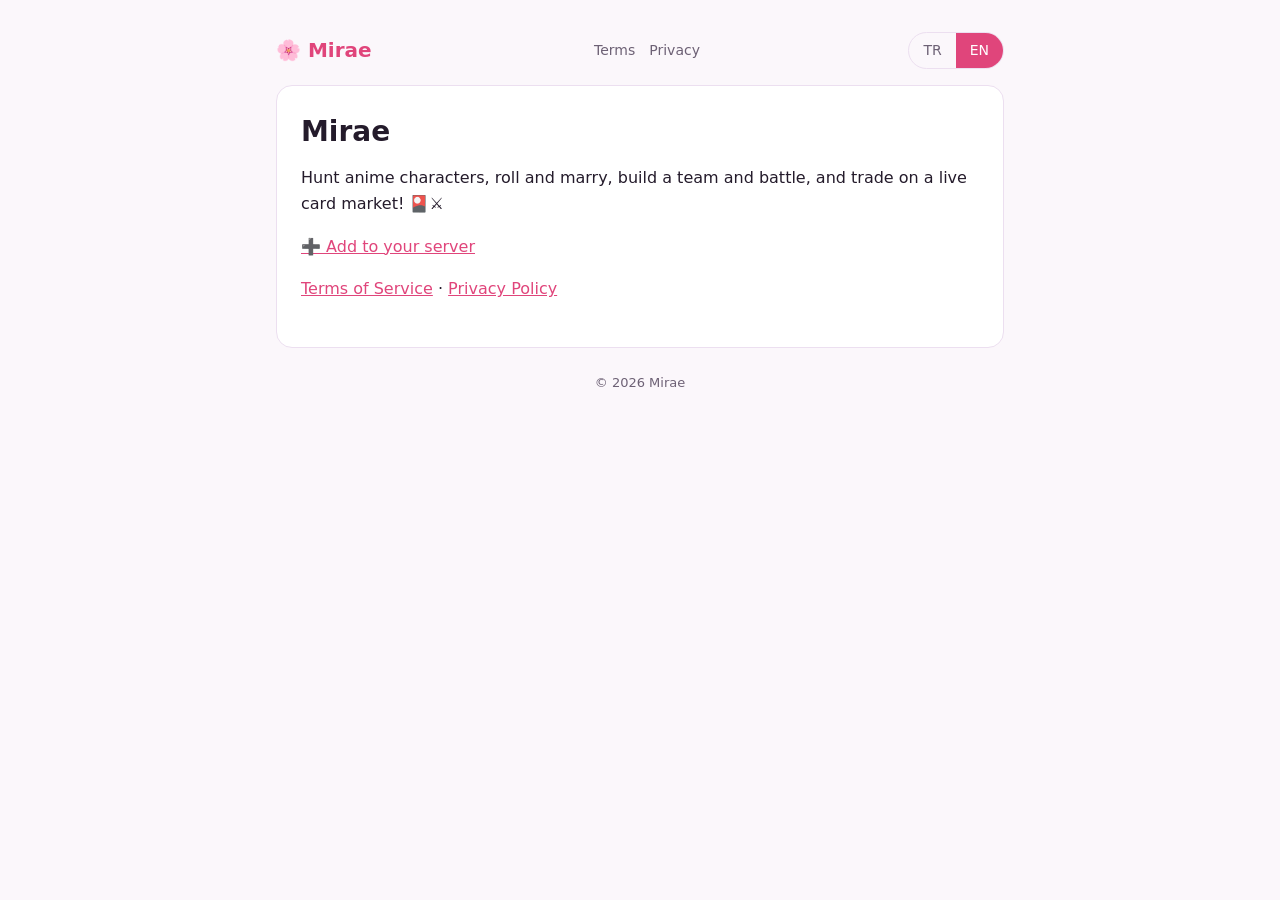
<file: index.html>
<!doctype html>
<html lang="en">
<head>
<meta charset="utf-8">
<meta name="viewport" content="width=device-width, initial-scale=1">
<title>Mirae</title>
<link rel="stylesheet" href="style.css">
</head>
<body>
<main>
<header>
  <a class="brand" href="index.html">🌸 Mirae</a>
  <div>
    <nav><a href="terms.html"><span class="tr">Hizmet Koşulları</span><span class="en">Terms</span></a><a href="privacy.html"><span class="tr">Gizlilik</span><span class="en">Privacy</span></a></nav>
  </div>
  <div class="lang"><button data-l="tr">TR</button><button data-l="en">EN</button></div>
</header>

<article class="tr">
  <h1>Mirae</h1>
  <p>Anime karakteri avla, roll at ve evlen, takım kurup savaş, canlı kart piyasasında ticaret yap! 🎴⚔️</p>
  <p><a href="https://discord.com/oauth2/authorize?client_id=1564188941806997585&amp;permissions=274878286912&amp;integration_type=0&amp;scope=bot+applications.commands">➕ Sunucuna ekle</a></p>
  <p><a href="terms.html">Hizmet Koşulları</a> · <a href="privacy.html">Gizlilik Politikası</a></p>
</article>

<article class="en">
  <h1>Mirae</h1>
  <p>Hunt anime characters, roll and marry, build a team and battle, and trade on a live card market! 🎴⚔️</p>
  <p><a href="https://discord.com/oauth2/authorize?client_id=1564188941806997585&amp;permissions=274878286912&amp;integration_type=0&amp;scope=bot+applications.commands">➕ Add to your server</a></p>
  <p><a href="terms.html">Terms of Service</a> · <a href="privacy.html">Privacy Policy</a></p>
</article>

<footer>© 2026 Mirae</footer>
</main>
<script src="lang.js"></script>
</body>
</html>
</file>
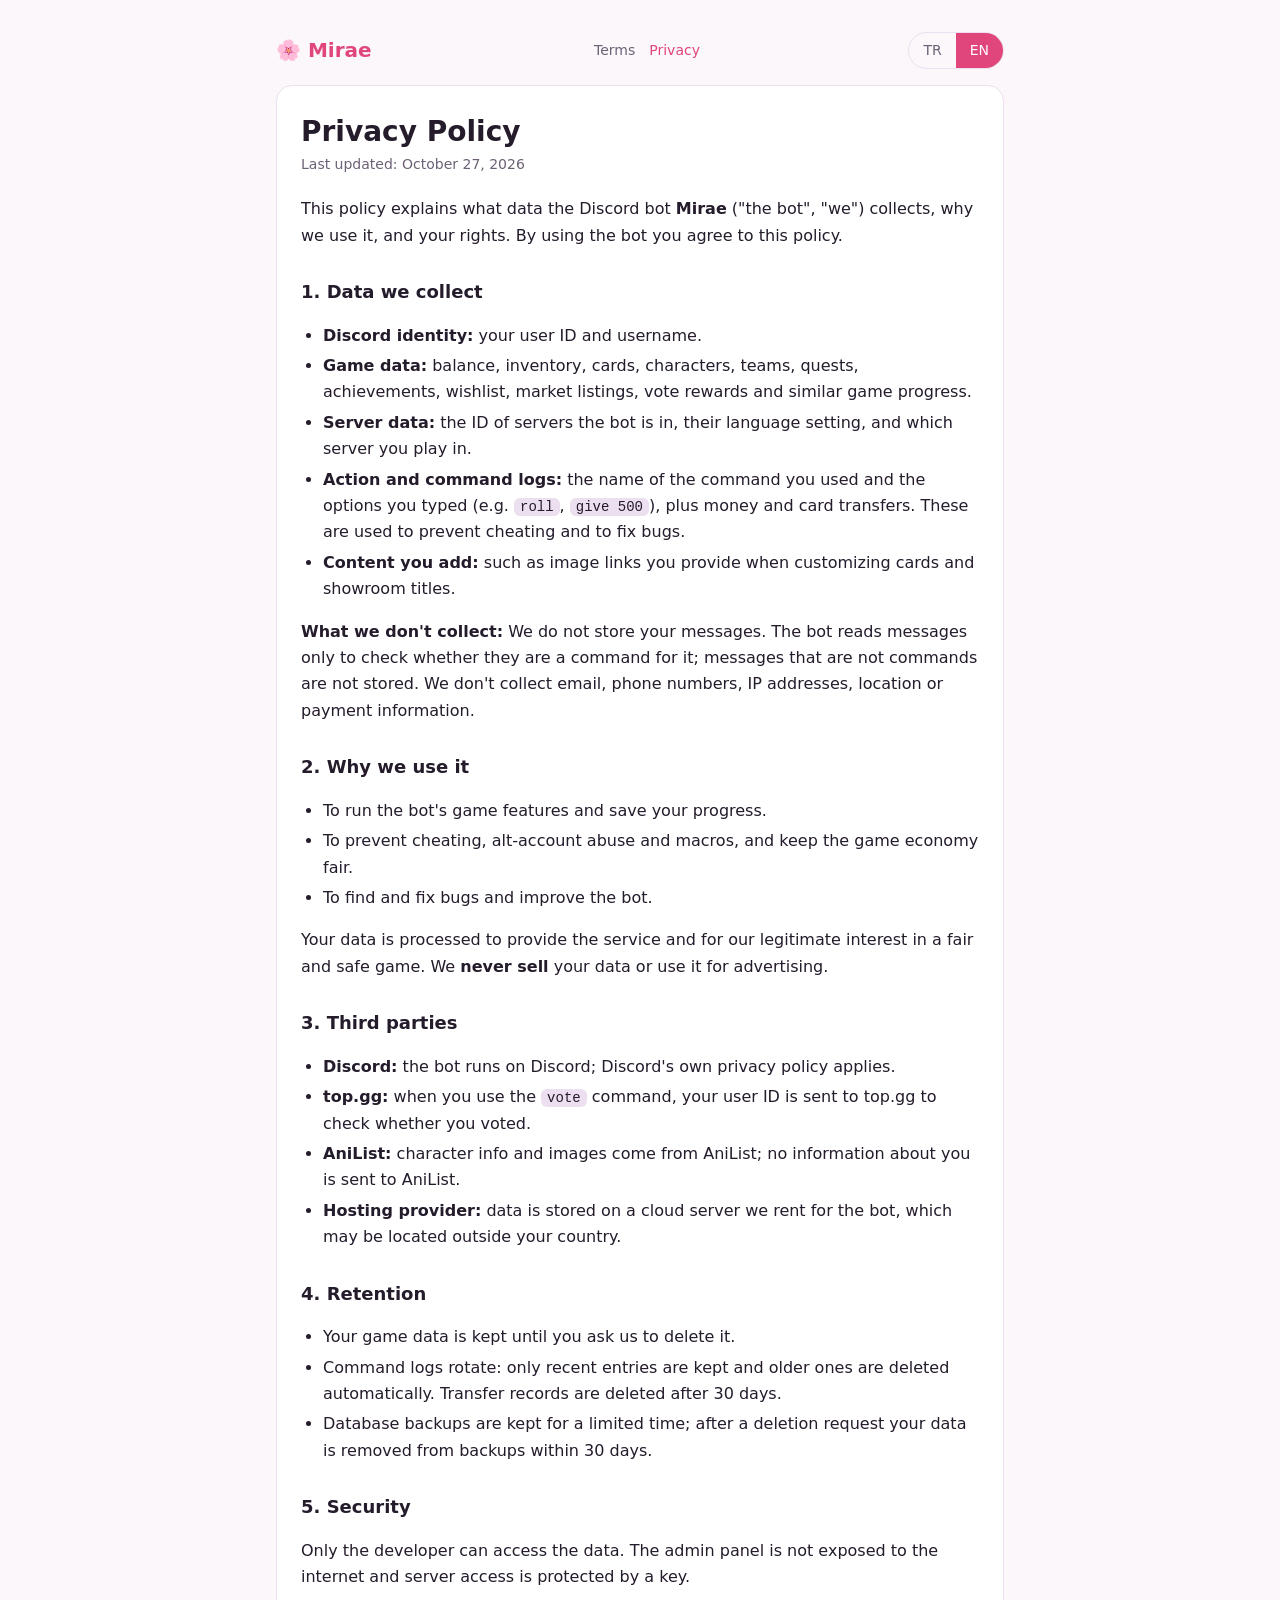
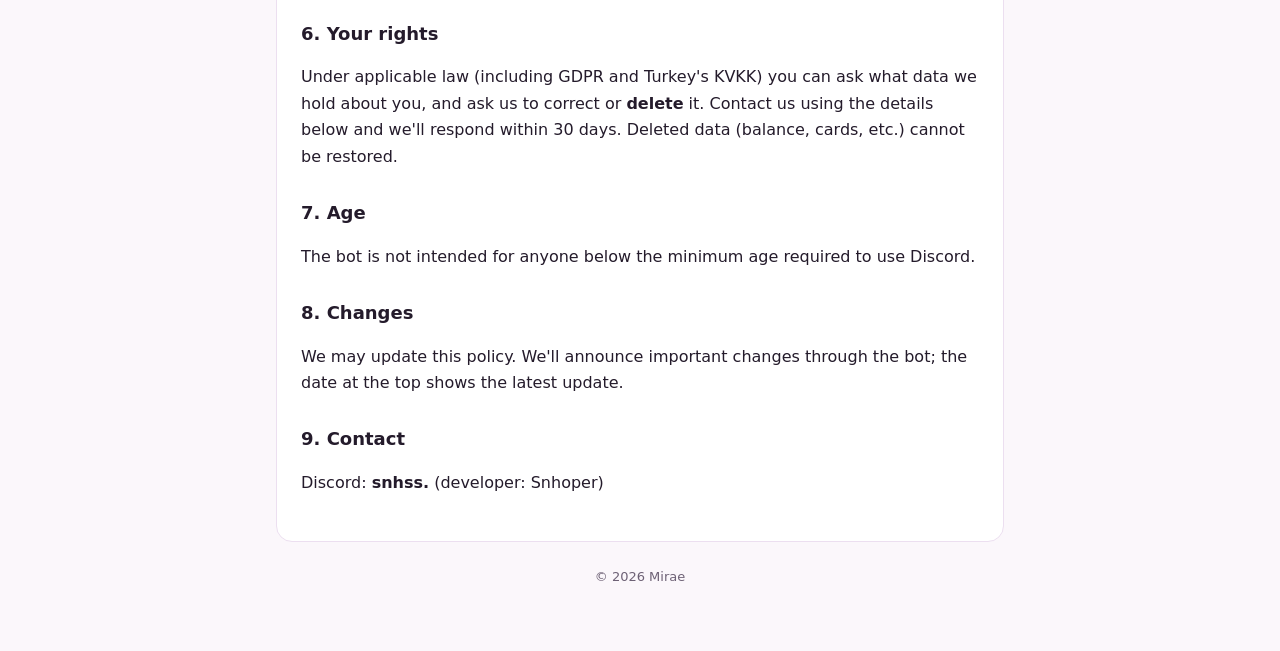
<file: privacy.html>
<!doctype html>
<html lang="en">
<head>
<meta charset="utf-8">
<meta name="viewport" content="width=device-width, initial-scale=1">
<title>Mirae · Privacy Policy</title>
<link rel="stylesheet" href="style.css">
</head>
<body>
<main>
<header>
  <a class="brand" href="index.html">🌸 Mirae</a>
  <div>
    <nav><a href="terms.html"><span class="tr">Hizmet Koşulları</span><span class="en">Terms</span></a><a href="privacy.html" aria-current="page"><span class="tr">Gizlilik</span><span class="en">Privacy</span></a></nav>
  </div>
  <div class="lang"><button data-l="tr">TR</button><button data-l="en">EN</button></div>
</header>

<article class="tr">
  <h1>Gizlilik Politikası</h1>
  <p class="date">Son güncelleme: 27 Ekim 2026</p>
  <p>Bu politika, Discord botu <strong>Mirae</strong>'nin ("bot", "biz") hangi verileri topladığını, neden kullandığını ve haklarını açıklar. Botu kullanarak bu politikayı kabul etmiş olursun.</p>

  <h2>1. Topladığımız veriler</h2>
  <ul>
    <li><strong>Discord kimliği:</strong> kullanıcı ID'n ve kullanıcı adın.</li>
    <li><strong>Oyun verileri:</strong> bakiye, envanter, kartlar, karakterler, takımlar, görevler, başarımlar, istek listesi, pazar ilanları, oy ödülleri ve benzeri oyun ilerlemen.</li>
    <li><strong>Sunucu verileri:</strong> botun bulunduğu sunucunun ID'si, dil tercihi ve hangi sunucuda oynadığın.</li>
    <li><strong>İşlem ve komut kayıtları:</strong> kullandığın komutun adı ve yazdığın seçenekler (örn. <code>roll</code>, <code>give 500</code>), para ve kart transferleri. Bunlar hile önleme ve hata ayıklama içindir.</li>
    <li><strong>Senin eklediğin içerik:</strong> kartlarını özelleştirirken verdiğin resim bağlantıları ve vitrin başlıkları gibi.</li>
  </ul>
  <p><strong>Toplamadıklarımız:</strong> Mesajlarını kaydetmeyiz. Bot, mesajları sadece kendisine verilen bir komut olup olmadığını anlamak için okur; komut olmayan mesajlar saklanmaz. E-posta, telefon, IP adresi, konum veya ödeme bilgisi toplamayız.</p>

  <h2>2. Verileri neden kullanıyoruz</h2>
  <ul>
    <li>Botun oyun özelliklerini çalıştırmak ve ilerlemeni kaydetmek.</li>
    <li>Hileyi, alt hesap kötüye kullanımını ve makroları önlemek, oyun ekonomisini adil tutmak.</li>
    <li>Hataları bulup düzeltmek ve botu geliştirmek.</li>
  </ul>
  <p>Verilerin hizmetin sunulması ve meşru menfaatimiz (adil ve güvenli bir oyun) kapsamında işlenir. Verilerini <strong>satmayız</strong> ve reklam için kullanmayız.</p>

  <h2>3. Paylaşılan üçüncü taraflar</h2>
  <ul>
    <li><strong>Discord:</strong> bot Discord üzerinde çalışır; Discord'un kendi gizlilik politikası geçerlidir.</li>
    <li><strong>top.gg:</strong> <code>vote</code> komutunu kullanınca oy verip vermediğini kontrol etmek için kullanıcı ID'n top.gg'ye gönderilir.</li>
    <li><strong>AniList:</strong> karakter bilgileri ve resimleri AniList'ten alınır; AniList'e senin hakkında bilgi gönderilmez.</li>
    <li><strong>Sunucu sağlayıcısı:</strong> veriler, bot için kiraladığımız ve Türkiye dışında bulunabilen bir bulut sunucusunda saklanır.</li>
  </ul>

  <h2>4. Saklama süresi</h2>
  <ul>
    <li>Oyun verilerin, sen silinmesini isteyene kadar saklanır.</li>
    <li>Komut kayıtları sürekli döner: yalnızca son kayıtlar tutulur, eskileri otomatik silinir. Transfer kayıtları 30 gün sonra silinir.</li>
    <li>Veritabanı yedekleri sınırlı süre saklanır; silme talebinden sonra en geç 30 gün içinde yedeklerden de kalkar.</li>
  </ul>

  <h2>5. Güvenlik</h2>
  <p>Verilere yalnızca geliştirici erişebilir. Yönetim paneli internete açık değildir ve sunucuya erişim anahtarla korunur.</p>

  <h2>6. Hakların</h2>
  <p>KVKK ve GDPR kapsamında verilerinin ne olduğunu öğrenme, düzeltilmesini veya <strong>silinmesini</strong> isteme hakkın var. Talebin için aşağıdaki iletişim yolundan bize yaz; en geç 30 gün içinde yanıtlarız. Silinen veriler (bakiye, kartlar vb.) geri getirilemez.</p>

  <h2>7. Yaş sınırı</h2>
  <p>Bot, Discord'u kullanmak için gereken yaş sınırının altındaki kişilere yönelik değildir.</p>

  <h2>8. Değişiklikler</h2>
  <p>Bu politikayı güncelleyebiliriz. Önemli değişiklikleri bot üzerinden duyururuz; sayfanın başındaki tarih son güncellemeyi gösterir.</p>

  <h2>9. İletişim</h2>
  <p>Discord: <strong>snhss.</strong> (geliştirici: Snhoper)</p>
</article>

<article class="en">
  <h1>Privacy Policy</h1>
  <p class="date">Last updated: October 27, 2026</p>
  <p>This policy explains what data the Discord bot <strong>Mirae</strong> ("the bot", "we") collects, why we use it, and your rights. By using the bot you agree to this policy.</p>

  <h2>1. Data we collect</h2>
  <ul>
    <li><strong>Discord identity:</strong> your user ID and username.</li>
    <li><strong>Game data:</strong> balance, inventory, cards, characters, teams, quests, achievements, wishlist, market listings, vote rewards and similar game progress.</li>
    <li><strong>Server data:</strong> the ID of servers the bot is in, their language setting, and which server you play in.</li>
    <li><strong>Action and command logs:</strong> the name of the command you used and the options you typed (e.g. <code>roll</code>, <code>give 500</code>), plus money and card transfers. These are used to prevent cheating and to fix bugs.</li>
    <li><strong>Content you add:</strong> such as image links you provide when customizing cards and showroom titles.</li>
  </ul>
  <p><strong>What we don't collect:</strong> We do not store your messages. The bot reads messages only to check whether they are a command for it; messages that are not commands are not stored. We don't collect email, phone numbers, IP addresses, location or payment information.</p>

  <h2>2. Why we use it</h2>
  <ul>
    <li>To run the bot's game features and save your progress.</li>
    <li>To prevent cheating, alt-account abuse and macros, and keep the game economy fair.</li>
    <li>To find and fix bugs and improve the bot.</li>
  </ul>
  <p>Your data is processed to provide the service and for our legitimate interest in a fair and safe game. We <strong>never sell</strong> your data or use it for advertising.</p>

  <h2>3. Third parties</h2>
  <ul>
    <li><strong>Discord:</strong> the bot runs on Discord; Discord's own privacy policy applies.</li>
    <li><strong>top.gg:</strong> when you use the <code>vote</code> command, your user ID is sent to top.gg to check whether you voted.</li>
    <li><strong>AniList:</strong> character info and images come from AniList; no information about you is sent to AniList.</li>
    <li><strong>Hosting provider:</strong> data is stored on a cloud server we rent for the bot, which may be located outside your country.</li>
  </ul>

  <h2>4. Retention</h2>
  <ul>
    <li>Your game data is kept until you ask us to delete it.</li>
    <li>Command logs rotate: only recent entries are kept and older ones are deleted automatically. Transfer records are deleted after 30 days.</li>
    <li>Database backups are kept for a limited time; after a deletion request your data is removed from backups within 30 days.</li>
  </ul>

  <h2>5. Security</h2>
  <p>Only the developer can access the data. The admin panel is not exposed to the internet and server access is protected by a key.</p>

  <h2>6. Your rights</h2>
  <p>Under applicable law (including GDPR and Turkey's KVKK) you can ask what data we hold about you, and ask us to correct or <strong>delete</strong> it. Contact us using the details below and we'll respond within 30 days. Deleted data (balance, cards, etc.) cannot be restored.</p>

  <h2>7. Age</h2>
  <p>The bot is not intended for anyone below the minimum age required to use Discord.</p>

  <h2>8. Changes</h2>
  <p>We may update this policy. We'll announce important changes through the bot; the date at the top shows the latest update.</p>

  <h2>9. Contact</h2>
  <p>Discord: <strong>snhss.</strong> (developer: Snhoper)</p>
</article>

<footer>© 2026 Mirae</footer>
</main>
<script src="lang.js"></script>
</body>
</html>
</file>
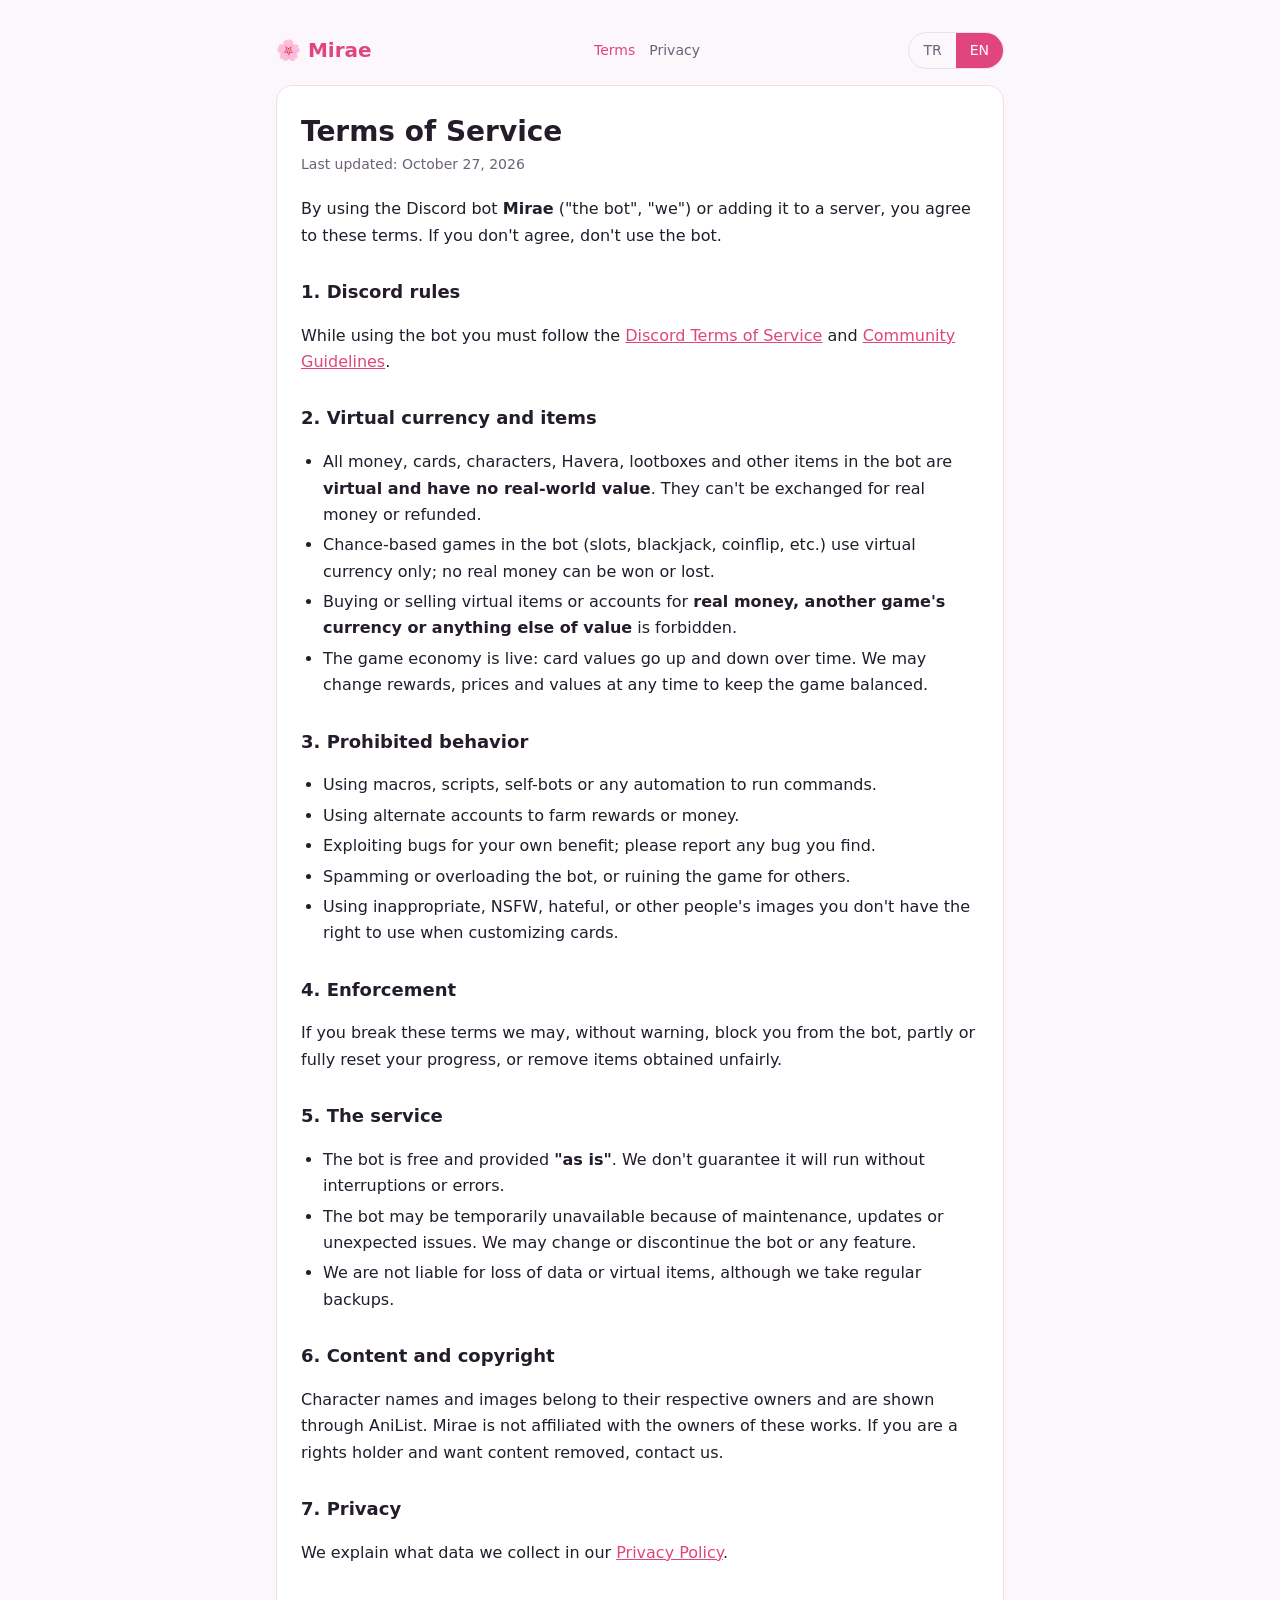
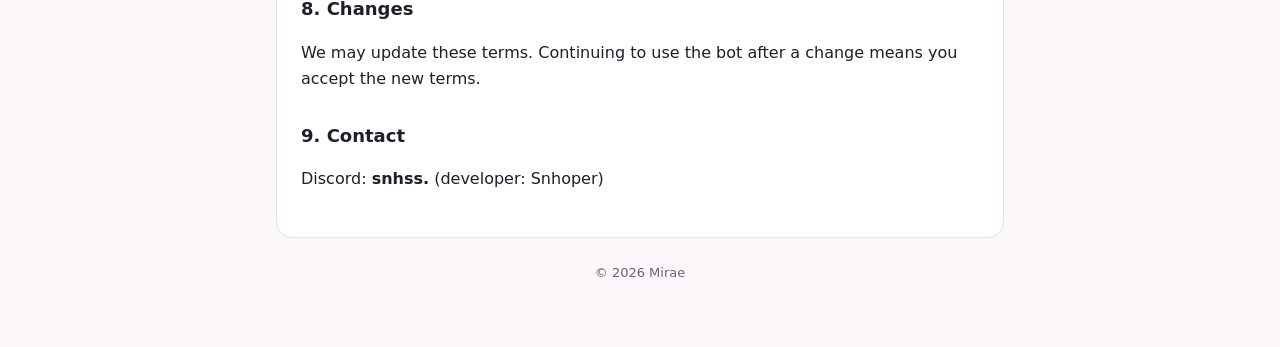
<file: terms.html>
<!doctype html>
<html lang="en">
<head>
<meta charset="utf-8">
<meta name="viewport" content="width=device-width, initial-scale=1">
<title>Mirae · Terms of Service</title>
<link rel="stylesheet" href="style.css">
</head>
<body>
<main>
<header>
  <a class="brand" href="index.html">🌸 Mirae</a>
  <div>
    <nav><a href="terms.html" aria-current="page"><span class="tr">Hizmet Koşulları</span><span class="en">Terms</span></a><a href="privacy.html"><span class="tr">Gizlilik</span><span class="en">Privacy</span></a></nav>
  </div>
  <div class="lang"><button data-l="tr">TR</button><button data-l="en">EN</button></div>
</header>

<article class="tr">
  <h1>Hizmet Koşulları</h1>
  <p class="date">Son güncelleme: 27 Ekim 2026</p>
  <p>Discord botu <strong>Mirae</strong>'yi ("bot", "biz") kullanarak veya bir sunucuya ekleyerek bu koşulları kabul etmiş olursun. Kabul etmiyorsan botu kullanma.</p>

  <h2>1. Discord kuralları</h2>
  <p>Botu kullanırken <a href="https://discord.com/terms" rel="noopener">Discord Hizmet Koşulları</a>'na ve <a href="https://discord.com/guidelines" rel="noopener">Topluluk Kuralları</a>'na uymalısın.</p>

  <h2>2. Sanal para ve eşyalar</h2>
  <ul>
    <li>Bottaki para, kart, karakter, Havera, lootbox ve diğer tüm eşyalar <strong>sanaldır ve gerçek bir değeri yoktur</strong>. Gerçek paraya çevrilemez, iade edilemez.</li>
    <li>Bot içindeki şansa dayalı oyunlar (slots, blackjack, coinflip vb.) yalnızca sanal parayla oynanır; gerçek para kazanılmaz veya kaybedilmez.</li>
    <li>Sanal eşyaları veya hesapları <strong>gerçek para, başka bir oyunun parası veya herhangi bir karşılık</strong> için alıp satmak yasaktır.</li>
    <li>Oyun ekonomisi canlıdır: kart değerleri zamanla iner çıkar. Oyun dengesini korumak için ödülleri, fiyatları ve değerleri her zaman değiştirebiliriz.</li>
  </ul>

  <h2>3. Yasak davranışlar</h2>
  <ul>
    <li>Makro, script, self-bot veya otomatik araçlarla komut kullanmak.</li>
    <li>Ödül veya para toplamak için alt hesap (ikinci hesap) kullanmak.</li>
    <li>Hataları (bug) kendi çıkarın için kullanmak; bulduğun hatayı bize bildirmelisin.</li>
    <li>Botu spam yapmak, aşırı yüklemek veya başkalarının oyununu bozmak.</li>
    <li>Kart özelleştirmede uygunsuz, +18, nefret içerikli veya başkasına ait olup kullanma hakkın olmayan resimler kullanmak.</li>
  </ul>

  <h2>4. Yaptırımlar</h2>
  <p>Bu koşulları ihlal edersen uyarmadan; botu kullanmanı engelleyebilir, ilerlemeni kısmen veya tamamen sıfırlayabilir ya da haksız elde edilen eşyaları geri alabiliriz.</p>

  <h2>5. Hizmetin sunulması</h2>
  <ul>
    <li>Bot ücretsizdir ve <strong>"olduğu gibi"</strong> sunulur. Kesintisiz veya hatasız çalışacağını garanti etmeyiz.</li>
    <li>Bakım, güncelleme veya beklenmedik sorunlar nedeniyle bot geçici olarak çalışmayabilir. Botu veya bazı özellikleri değiştirebilir ya da tamamen kapatabiliriz.</li>
    <li>Veri kaybı veya sanal eşya kaybı nedeniyle sorumluluk kabul etmeyiz; ancak yedekleri düzenli alıyoruz.</li>
  </ul>

  <h2>6. İçerik ve telif</h2>
  <p>Karakter adları ve resimleri, sahiplerine aittir ve AniList üzerinden gösterilir. Mirae bu eserlerin sahipleriyle bağlantılı değildir. Telif sahibiysen ve bir içeriğin kaldırılmasını istiyorsan bize yaz.</p>

  <h2>7. Gizlilik</h2>
  <p>Hangi verileri topladığımızı <a href="privacy.html">Gizlilik Politikası</a>'nda açıklıyoruz.</p>

  <h2>8. Değişiklikler</h2>
  <p>Bu koşulları güncelleyebiliriz. Değişiklikten sonra botu kullanmaya devam etmen yeni koşulları kabul ettiğin anlamına gelir.</p>

  <h2>9. İletişim</h2>
  <p>Discord: <strong>snhss.</strong> (geliştirici: Snhoper)</p>
</article>

<article class="en">
  <h1>Terms of Service</h1>
  <p class="date">Last updated: October 27, 2026</p>
  <p>By using the Discord bot <strong>Mirae</strong> ("the bot", "we") or adding it to a server, you agree to these terms. If you don't agree, don't use the bot.</p>

  <h2>1. Discord rules</h2>
  <p>While using the bot you must follow the <a href="https://discord.com/terms" rel="noopener">Discord Terms of Service</a> and <a href="https://discord.com/guidelines" rel="noopener">Community Guidelines</a>.</p>

  <h2>2. Virtual currency and items</h2>
  <ul>
    <li>All money, cards, characters, Havera, lootboxes and other items in the bot are <strong>virtual and have no real-world value</strong>. They can't be exchanged for real money or refunded.</li>
    <li>Chance-based games in the bot (slots, blackjack, coinflip, etc.) use virtual currency only; no real money can be won or lost.</li>
    <li>Buying or selling virtual items or accounts for <strong>real money, another game's currency or anything else of value</strong> is forbidden.</li>
    <li>The game economy is live: card values go up and down over time. We may change rewards, prices and values at any time to keep the game balanced.</li>
  </ul>

  <h2>3. Prohibited behavior</h2>
  <ul>
    <li>Using macros, scripts, self-bots or any automation to run commands.</li>
    <li>Using alternate accounts to farm rewards or money.</li>
    <li>Exploiting bugs for your own benefit; please report any bug you find.</li>
    <li>Spamming or overloading the bot, or ruining the game for others.</li>
    <li>Using inappropriate, NSFW, hateful, or other people's images you don't have the right to use when customizing cards.</li>
  </ul>

  <h2>4. Enforcement</h2>
  <p>If you break these terms we may, without warning, block you from the bot, partly or fully reset your progress, or remove items obtained unfairly.</p>

  <h2>5. The service</h2>
  <ul>
    <li>The bot is free and provided <strong>"as is"</strong>. We don't guarantee it will run without interruptions or errors.</li>
    <li>The bot may be temporarily unavailable because of maintenance, updates or unexpected issues. We may change or discontinue the bot or any feature.</li>
    <li>We are not liable for loss of data or virtual items, although we take regular backups.</li>
  </ul>

  <h2>6. Content and copyright</h2>
  <p>Character names and images belong to their respective owners and are shown through AniList. Mirae is not affiliated with the owners of these works. If you are a rights holder and want content removed, contact us.</p>

  <h2>7. Privacy</h2>
  <p>We explain what data we collect in our <a href="privacy.html">Privacy Policy</a>.</p>

  <h2>8. Changes</h2>
  <p>We may update these terms. Continuing to use the bot after a change means you accept the new terms.</p>

  <h2>9. Contact</h2>
  <p>Discord: <strong>snhss.</strong> (developer: Snhoper)</p>
</article>

<footer>© 2026 Mirae</footer>
</main>
<script src="lang.js"></script>
</body>
</html>
</file>
<file: style.css>
:root {
  --bg: #fbf7fb; --card: #ffffff; --text: #241b2b; --muted: #6d6175; --line: #ecdff0; --accent: #e0457b;
}
@media (prefers-color-scheme: dark) {
  :root { --bg: #17121c; --card: #211a28; --text: #f1e9f5; --muted: #a998b3; --line: #33283d; --accent: #ff6b9c; }
}
* { box-sizing: border-box; }
body { margin: 0; background: var(--bg); color: var(--text); font: 16px/1.65 system-ui, -apple-system, "Segoe UI", Roboto, sans-serif; }
main { max-width: 760px; margin: 0 auto; padding: 32px 16px 64px; }
header { display: flex; align-items: center; justify-content: space-between; gap: 12px; flex-wrap: wrap; margin-bottom: 8px; }
.brand { font-weight: 700; font-size: 20px; color: var(--accent); text-decoration: none; }
nav a { color: var(--muted); text-decoration: none; margin-left: 14px; font-size: 14px; }
nav a:hover, nav a[aria-current] { color: var(--accent); }
.lang { display: inline-flex; border: 1px solid var(--line); border-radius: 999px; overflow: hidden; }
.lang button { border: 0; background: none; color: var(--muted); padding: 6px 14px; font: inherit; font-size: 14px; cursor: pointer; }
.lang button.on { background: var(--accent); color: #fff; }
article { background: var(--card); border: 1px solid var(--line); border-radius: 16px; padding: 28px 24px; margin-top: 16px; }
h1 { font-size: 28px; line-height: 1.25; margin: 0 0 4px; }
h2 { font-size: 18px; margin: 28px 0 6px; }
.date { color: var(--muted); font-size: 14px; margin: 0 0 20px; }
ul { padding-left: 22px; }
li { margin: 4px 0; }
a { color: var(--accent); }
code { background: var(--line); padding: 1px 6px; border-radius: 6px; font-size: 14px; }
footer { color: var(--muted); font-size: 13px; text-align: center; margin-top: 24px; }
[lang="en"] .tr, [lang="tr"] .en { display: none; }
</file>
